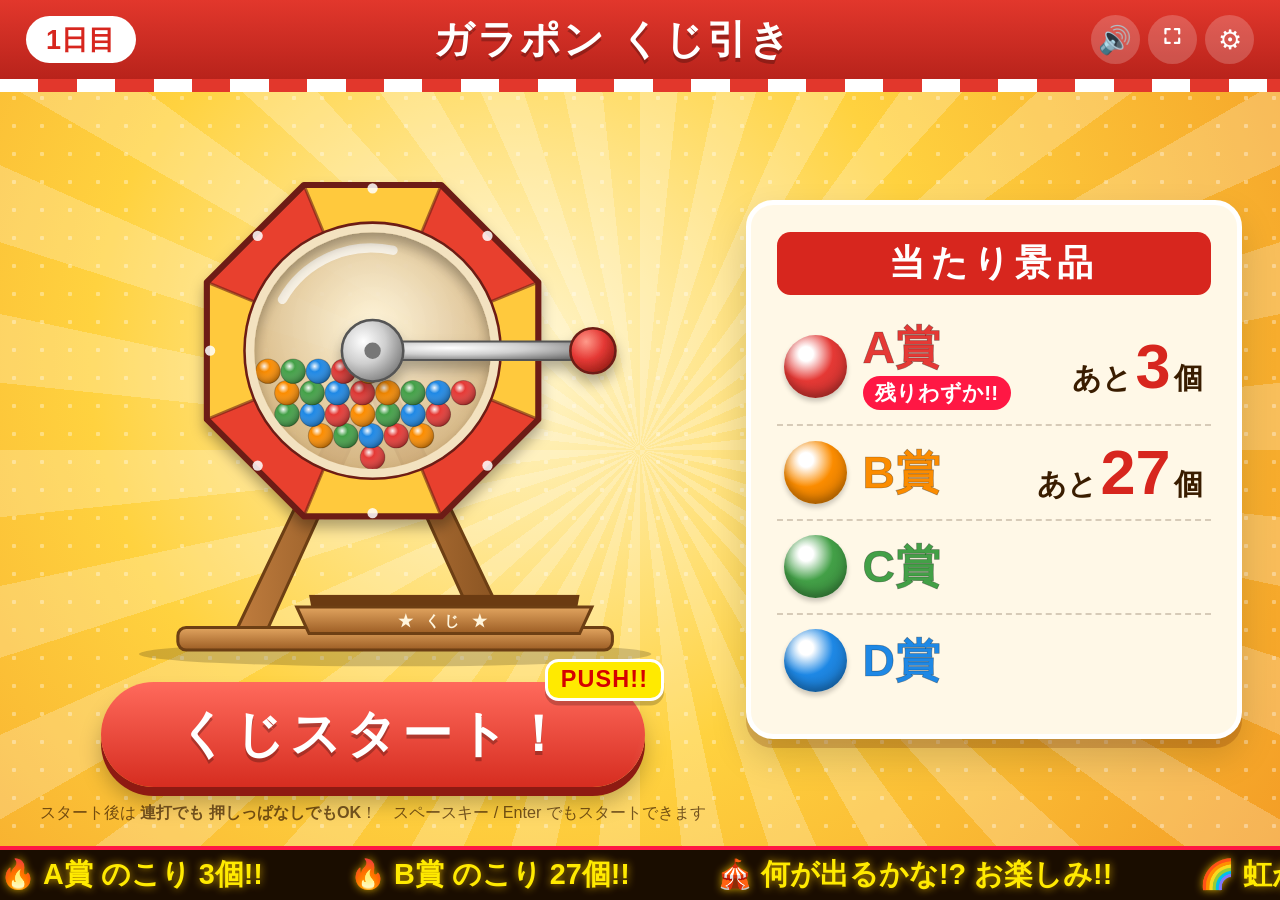
<file: index.html>
<!DOCTYPE html>
<html lang="ja">
<head>
  <meta charset="UTF-8">
  <meta name="viewport" content="width=device-width, initial-scale=1">
  <title>くじ引き</title>
  <link rel="stylesheet" href="css/style.css">
</head>
<body>
  <div class="bg-fx" aria-hidden="true">
    <div class="bg-rays"></div>
    <div id="floaters"></div>
  </div>

  <div id="app">
    <header class="topbar">
      <div class="day-badge" id="dayBadge">1日目</div>
      <h1 id="title">くじ引き</h1>
      <div class="top-actions">
        <button id="soundBtn" class="icon-btn" title="効果音 ON/OFF" aria-label="効果音">🔊</button>
        <button id="fullscreenBtn" class="icon-btn" title="全画面表示" aria-label="全画面"><svg viewBox="0 0 24 24" width="55%" height="55%" fill="none" stroke="currentColor" stroke-width="2.6" stroke-linecap="round" stroke-linejoin="round"><path d="M4 9V4h5M20 9V4h-5M4 15v5h5M20 15v5h-5"/></svg></button>
        <button id="adminBtn" class="icon-btn" title="管理メニュー" aria-label="管理メニュー">⚙</button>
      </div>
    </header>

    <main class="stage">
      <section class="machine-area">
        <div id="mash" class="mash hidden">
          <div class="mash-label" id="mashLabel">連打でパワーをためろ!!</div>
          <div class="mash-row">
            <div class="gauge"><div class="gauge-fill" id="gaugeFill"></div></div>
            <div class="mash-count" id="mashCount">0</div>
          </div>
        </div>
        <svg id="garapon" viewBox="0 0 600 540" aria-label="ガラポン"></svg>
        <button id="startBtn" class="start-btn">くじスタート！</button>
        <p class="hint">スタート後は <b>連打でも 押しっぱなしでもOK</b>！　スペースキー / Enter でもスタートできます</p>
      </section>

      <aside class="remain-panel" id="remainPanel">
        <h2 class="panel-title">当たり景品</h2>
        <ul id="remainList" class="remain-list"></ul>
        <p id="remainEmpty" class="remain-empty hidden">当たり景品がありません</p>
      </aside>
    </main>

    <div class="ticker" aria-hidden="true"><div class="ticker-track" id="ticker"></div></div>
  </div>

  <!-- 回転中の集中線・予告カットイン -->
  <div id="speedLines" class="speed-lines hidden"></div>
  <div id="blackout" class="blackout hidden"></div>
  <div id="cutin" class="cutin hidden"><div class="cutin-band"><span id="cutinText"></span></div></div>

  <!-- ガチャ風カプセル -->
  <div id="capsule" class="capsule-stage hidden">
    <div class="cap-rays" id="capRays"></div>
    <div class="stage-flash" id="capFlash"></div>
    <div class="capsule-wrap" id="capWrap"><div class="capsule r-white" id="capBall">?</div></div>
    <div class="capsule-label" id="capLabel"></div>
    <div class="capsule-hint">タップで開けろ!!</div>
  </div>

  <!-- 結果表示 -->
  <div id="result" class="overlay hidden" role="dialog" aria-live="assertive">
    <div class="rays"></div>
    <div class="flash"></div>
    <div class="result-card">
      <div class="result-rank" id="resultRank"></div>
      <div class="result-sub" id="resultSub"></div>
      <div class="result-ball"></div>
      <div class="result-name" id="resultName"></div>
      <div class="result-item" id="resultItem"></div>
      <div class="result-msg" id="resultMsg"></div>
      <div class="result-no" id="resultNo"></div>
      <div class="result-hint">画面タッチ / スペースキーで閉じる</div>
    </div>
  </div>

  <canvas id="fx"></canvas>

  <!-- パスワード入力 -->
  <div id="pinDialog" class="modal hidden">
    <form class="modal-box pin-box" id="pinForm" autocomplete="off">
      <h2>管理者パスワード</h2>
      <input type="password" id="pinInput" inputmode="numeric" autocomplete="off">
      <p class="pin-error" id="pinError"></p>
      <div class="keypad" id="keypad">
        <button type="button" data-k="1">1</button><button type="button" data-k="2">2</button><button type="button" data-k="3">3</button>
        <button type="button" data-k="4">4</button><button type="button" data-k="5">5</button><button type="button" data-k="6">6</button>
        <button type="button" data-k="7">7</button><button type="button" data-k="8">8</button><button type="button" data-k="9">9</button>
        <button type="button" data-k="clear">C</button><button type="button" data-k="0">0</button><button type="button" data-k="back">←</button>
      </div>
      <div class="row">
        <button type="button" class="btn" id="pinCancel">キャンセル</button>
        <button type="submit" class="btn primary">OK</button>
      </div>
    </form>
  </div>

  <!-- 管理メニュー -->
  <div id="admin" class="modal hidden" role="dialog">
    <div class="modal-box admin-box">
      <header class="admin-head">
        <h2>管理メニュー</h2>
        <button class="close-x" id="adminClose" aria-label="閉じる">×</button>
      </header>
      <nav class="tabs" id="adminTabs">
        <button data-tab="status">残数・状況</button>
        <button data-tab="prizes">景品設定</button>
        <button data-tab="day">日付・リセット</button>
        <button data-tab="history">履歴・集計</button>
        <button data-tab="settings">その他</button>
      </nav>
      <div class="tab-body" id="adminBody"></div>
    </div>
  </div>
  <input type="file" id="importFile" accept="application/json,.json" class="hidden">

  <div id="toast" class="toast hidden"></div>

  <script src="js/app.js"></script>
</body>
</html>
</file>
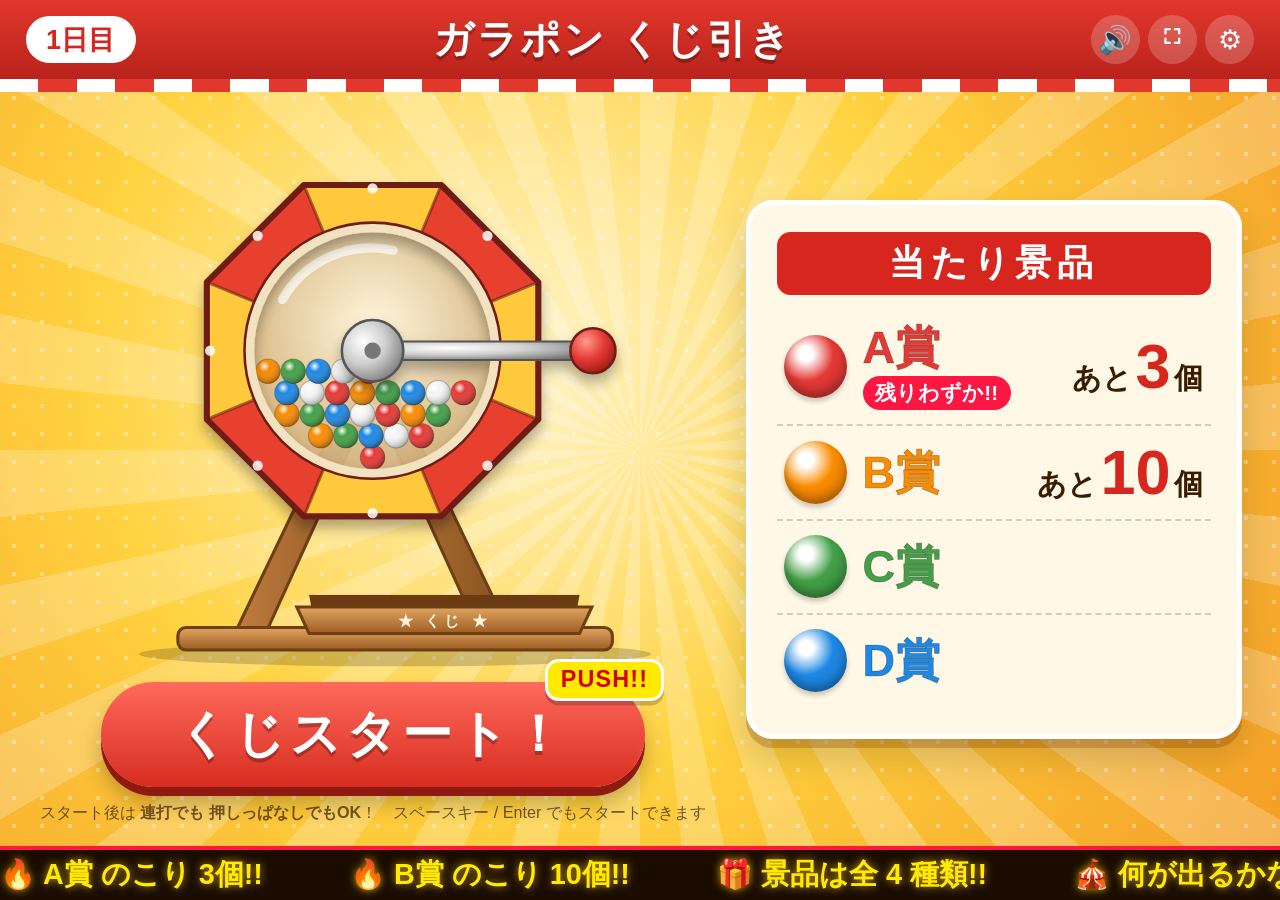
<file: docs/index.html>
<!DOCTYPE html>
<html lang="ja">
<head>
  <meta charset="UTF-8">
  <meta name="viewport" content="width=device-width, initial-scale=1">
  <title>くじ引き</title>
  <link rel="stylesheet" href="css/style.css">
</head>
<body>
  <div class="bg-fx" aria-hidden="true">
    <div class="bg-rays"></div>
    <div id="floaters"></div>
  </div>

  <div id="app">
    <header class="topbar">
      <div class="day-badge" id="dayBadge">1日目</div>
      <h1 id="title">くじ引き</h1>
      <div class="top-actions">
        <button id="soundBtn" class="icon-btn" title="効果音 ON/OFF" aria-label="効果音">🔊</button>
        <button id="fullscreenBtn" class="icon-btn" title="全画面表示" aria-label="全画面"><svg viewBox="0 0 24 24" width="55%" height="55%" fill="none" stroke="currentColor" stroke-width="2.6" stroke-linecap="round" stroke-linejoin="round"><path d="M4 9V4h5M20 9V4h-5M4 15v5h5M20 15v5h-5"/></svg></button>
        <button id="adminBtn" class="icon-btn" title="管理メニュー" aria-label="管理メニュー">⚙</button>
      </div>
    </header>

    <main class="stage">
      <section class="machine-area">
        <div id="mash" class="mash hidden">
          <div class="mash-label" id="mashLabel">連打でパワーをためろ!!</div>
          <div class="mash-row">
            <div class="gauge"><div class="gauge-fill" id="gaugeFill"></div></div>
            <div class="mash-count" id="mashCount">0</div>
          </div>
        </div>
        <svg id="garapon" viewBox="0 0 600 540" aria-label="ガラポン"></svg>
        <button id="startBtn" class="start-btn">くじスタート！</button>
        <p class="hint">スタート後は <b>連打でも 押しっぱなしでもOK</b>！　スペースキー / Enter でもスタートできます</p>
      </section>

      <aside class="remain-panel" id="remainPanel">
        <h2 class="panel-title">当たり景品</h2>
        <ul id="remainList" class="remain-list"></ul>
        <p id="remainEmpty" class="remain-empty hidden">当たりはすべて出ました！<br>ありがとうございました！</p>
      </aside>
    </main>

    <div class="ticker" aria-hidden="true"><div class="ticker-track" id="ticker"></div></div>
  </div>

  <!-- 回転中の集中線・予告カットイン -->
  <div id="speedLines" class="speed-lines hidden"></div>
  <div id="blackout" class="blackout hidden"></div>
  <div id="cutin" class="cutin hidden"><div class="cutin-band"><span id="cutinText"></span></div></div>

  <!-- ガチャ風カプセル -->
  <div id="capsule" class="capsule-stage hidden">
    <div class="cap-rays" id="capRays"></div>
    <div class="stage-flash" id="capFlash"></div>
    <div class="capsule-wrap" id="capWrap"><div class="capsule r-white" id="capBall">?</div></div>
    <div class="capsule-label" id="capLabel"></div>
    <div class="capsule-hint">タップで開けろ!!</div>
  </div>

  <!-- 結果表示 -->
  <div id="result" class="overlay hidden" role="dialog" aria-live="assertive">
    <div class="rays"></div>
    <div class="flash"></div>
    <div class="result-card">
      <div class="result-rank" id="resultRank"></div>
      <div class="result-sub" id="resultSub"></div>
      <div class="result-ball"></div>
      <div class="result-name" id="resultName"></div>
      <div class="result-item" id="resultItem"></div>
      <div class="result-msg" id="resultMsg"></div>
      <div class="result-no" id="resultNo"></div>
      <div class="result-hint">画面タッチ / スペースキーで閉じる</div>
    </div>
  </div>

  <canvas id="fx"></canvas>

  <!-- パスワード入力 -->
  <div id="pinDialog" class="modal hidden">
    <form class="modal-box pin-box" id="pinForm" autocomplete="off">
      <h2>管理者パスワード</h2>
      <input type="password" id="pinInput" inputmode="numeric" autocomplete="off">
      <p class="pin-error" id="pinError"></p>
      <div class="keypad" id="keypad">
        <button type="button" data-k="1">1</button><button type="button" data-k="2">2</button><button type="button" data-k="3">3</button>
        <button type="button" data-k="4">4</button><button type="button" data-k="5">5</button><button type="button" data-k="6">6</button>
        <button type="button" data-k="7">7</button><button type="button" data-k="8">8</button><button type="button" data-k="9">9</button>
        <button type="button" data-k="clear">C</button><button type="button" data-k="0">0</button><button type="button" data-k="back">←</button>
      </div>
      <div class="row">
        <button type="button" class="btn" id="pinCancel">キャンセル</button>
        <button type="submit" class="btn primary">OK</button>
      </div>
    </form>
  </div>

  <!-- 管理メニュー -->
  <div id="admin" class="modal hidden" role="dialog">
    <div class="modal-box admin-box">
      <header class="admin-head">
        <h2>管理メニュー</h2>
        <button class="close-x" id="adminClose" aria-label="閉じる">×</button>
      </header>
      <nav class="tabs" id="adminTabs">
        <button data-tab="status">残数・状況</button>
        <button data-tab="prizes">景品設定</button>
        <button data-tab="day">日付・リセット</button>
        <button data-tab="history">履歴・集計</button>
        <button data-tab="settings">その他</button>
      </nav>
      <div class="tab-body" id="adminBody"></div>
    </div>
  </div>
  <input type="file" id="importFile" accept="application/json,.json" class="hidden">

  <div id="toast" class="toast hidden"></div>

  <script src="js/app.js"></script>
</body>
</html>
</file>
<file: css/style.css>
:root {
  --red: #d7261e;
  --red-dark: #8e1a12;
  --potato: #ffd23f;
  --ink: #3a1d00;
  --cream: #fff8e7;
  --pc: #e53935; /* 結果表示中の賞の色 */
  font-family: "BIZ UDPGothic", "Yu Gothic UI", "Meiryo", "Hiragino Kaku Gothic ProN", "Noto Sans JP", sans-serif;
}

* { box-sizing: border-box; }

html, body {
  margin: 0;
  height: 100%;
  overflow: hidden;
  color: var(--ink);
}

body {
  background: radial-gradient(circle at 40% 40%, #fff6d0 0%, #ffd23f 45%, #f39a24 100%);
  user-select: none;
  -webkit-user-select: none;
  touch-action: manipulation;
}

body::before {
  content: "";
  position: fixed;
  inset: 0;
  pointer-events: none;
  background-image: radial-gradient(rgba(255, 255, 255, .35) 2px, transparent 2.5px);
  background-size: 28px 28px;
}

button { font-family: inherit; }
.hidden { display: none !important; }

/* ---------- メイン画面 ---------- */
#app {
  position: relative;
  z-index: 1;
  height: 100vh;
  display: flex;
  flex-direction: column;
}

#app.shake { animation: shake .6s ease-in-out 2; }

.topbar {
  position: relative;
  display: flex;
  align-items: center;
  gap: 2vw;
  padding: 1.4vh 2vw;
  color: #fff;
  background: linear-gradient(#e2372c, #b8231b);
  box-shadow: 0 .6vh 0 rgba(0, 0, 0, .15);
}

/* 紅白幕 */
.topbar::after {
  content: "";
  position: absolute;
  left: 0; right: 0; bottom: -1.4vh;
  height: 1.4vh;
  background: repeating-linear-gradient(90deg, #fff 0 3vw, #e2372c 3vw 6vw);
}

.topbar h1 {
  flex: 1;
  margin: 0;
  font-size: clamp(22px, 4.4vh, 60px);
  font-weight: 900;
  letter-spacing: .06em;
  text-align: center;
  text-shadow: 0 .4vh 0 rgba(0, 0, 0, .25);
  white-space: nowrap;
  overflow: hidden;
  text-overflow: ellipsis;
}

.day-badge {
  padding: .6vh 1.6vw;
  border-radius: 999px;
  background: #fff;
  color: var(--red);
  font-size: clamp(16px, 3vh, 40px);
  font-weight: 900;
  white-space: nowrap;
}

.top-actions { display: flex; gap: .6vw; }

.icon-btn {
  width: clamp(36px, 5.5vh, 64px);
  height: clamp(36px, 5.5vh, 64px);
  border: none;
  border-radius: 50%;
  background: rgba(255, 255, 255, .2);
  color: #fff;
  font-size: clamp(18px, 3vh, 34px);
  cursor: pointer;
}
.icon-btn:hover { background: rgba(255, 255, 255, .35); }

.stage {
  flex: 1;
  min-height: 0;
  display: grid;
  grid-template-columns: minmax(0, 1.35fr) minmax(0, 1fr);
  gap: 3vw;
  padding: 4vh 3vw 2.5vh;
}

.machine-area {
  position: relative;
  min-height: 0;
  display: flex;
  flex-direction: column;
  align-items: center;
  justify-content: center;
}

#garapon {
  flex: 1 1 auto;
  width: 100%;
  min-height: 0;
  max-height: 62vh;
  overflow: visible;
}

#drum { transform-box: view-box; transform-origin: 300px 230px; }
#ballOut.glow { filter: url(#fGlow); }

.start-btn {
  position: relative;
  margin-top: 1.5vh;
  padding: 2vh 6vw;
  border: none;
  border-radius: 999px;
  color: #fff;
  background:
    linear-gradient(110deg, transparent 40%, rgba(255, 255, 255, .6) 50%, transparent 60%) no-repeat,
    linear-gradient(#ff6a5c, #d62d20);
  background-size: 250% 100%, 100% 100%;
  box-shadow: 0 1vh 0 var(--red-dark), 0 1.8vh 2.4vh rgba(0, 0, 0, .25);
  font-size: clamp(28px, 5.6vh, 76px);
  font-weight: 900;
  letter-spacing: .1em;
  text-shadow: 0 .4vh 0 rgba(0, 0, 0, .25);
  cursor: pointer;
  animation: pulse 1.6s ease-in-out infinite, shimmer 2.4s ease-in-out infinite;
  transition: transform .08s, box-shadow .08s;
}
.start-btn::before {
  content: "PUSH!!";
  position: absolute;
  top: -2.6vh;
  right: -1.5vw;
  padding: .5vh 1vw;
  border: .4vh solid #fff;
  border-radius: 1.5vh;
  background: #ffea00;
  color: #d50000;
  font-size: clamp(14px, 2.6vh, 34px);
  letter-spacing: .05em;
  text-shadow: none;
  box-shadow: 0 .5vh 0 rgba(0, 0, 0, .2);
  animation: wiggle .5s ease-in-out infinite alternate;
}
.start-btn:disabled::before, .start-btn.mashing::before { display: none; }
.start-btn.mashing {
  background: linear-gradient(90deg, #ff1744, #ff9100, #ffea00, #00e676, #2979ff, #d500f9, #ff1744);
  background-size: 200% 100%;
  animation: rainbow .6s linear infinite, pulse .25s ease-in-out infinite;
}
.start-btn:active:not(:disabled) {
  transform: translateY(.8vh);
  box-shadow: 0 .2vh 0 var(--red-dark), 0 .6vh 1vh rgba(0, 0, 0, .25);
}
.start-btn:disabled {
  animation: none;
  cursor: default;
  filter: saturate(.5);
  opacity: .85;
}
.start-btn.sold-out {
  background: linear-gradient(#999, #666);
  box-shadow: 0 1vh 0 #444;
  font-size: clamp(20px, 4vh, 52px);
}

.hint {
  margin: 1.6vh 0 0;
  font-size: clamp(12px, 1.8vh, 22px);
  opacity: .7;
}

/* ---------- 残り表示 ---------- */
.remain-panel {
  align-self: center;
  max-height: 100%;
  min-height: 0;
  display: flex;
  flex-direction: column;
  padding: 3vh 2vw;
  border: .6vh solid #fff;
  border-radius: 3vh;
  background: var(--cream);
  box-shadow: 0 1vh 0 rgba(122, 50, 0, .25), 0 2vh 4vh rgba(0, 0, 0, .15);
  overflow: hidden;
}

.panel-title {
  margin: 0 0 1.5vh;
  padding: .8vh 0;
  border-radius: 1.5vh;
  background: var(--red);
  color: #fff;
  font-size: clamp(20px, 4vh, 52px);
  font-weight: 900;
  letter-spacing: .15em;
  text-align: center;
}

.remain-list {
  margin: 0;
  padding: 0;
  list-style: none;
  overflow-y: auto;
}

.remain-list li {
  display: flex;
  align-items: center;
  gap: 1.2vw;
  padding: 1.6vh .6vw;
  border-bottom: .3vh dashed rgba(58, 29, 0, .2);
  animation: slide-in .4s ease-out both;
}
.remain-list li:last-child { border-bottom: none; }

.ball {
  flex: none;
  width: 7vh;
  height: 7vh;
  border-radius: 50%;
  background: radial-gradient(circle at 35% 30%, #fff 0 12%, var(--c) 45%, #0005 130%);
  background-color: var(--c);
  box-shadow: inset 0 -.6vh 1vh rgba(0, 0, 0, .25), 0 .4vh .6vh rgba(0, 0, 0, .2);
}

.remain-list .info { flex: 1; min-width: 0; }
.remain-list .pname {
  font-size: clamp(22px, 5vh, 64px);
  font-weight: 900;
  line-height: 1.1;
  color: var(--c);
  -webkit-text-stroke: .08vh rgba(0, 0, 0, .35);
}
.remain-list .pitem {
  font-size: clamp(12px, 2.3vh, 30px);
  font-weight: 700;
  overflow: hidden;
  text-overflow: ellipsis;
  white-space: nowrap;
}
.remain-list .left {
  flex: none;
  font-size: clamp(16px, 3.2vh, 40px);
  font-weight: 900;
  white-space: nowrap;
}
.remain-list .left b {
  display: inline-block;
  margin: 0 .3vw;
  color: var(--red);
  font-size: clamp(28px, 7vh, 90px);
  line-height: 1;
}
.remain-list .left b.bump { animation: bump .7s ease-out; }

.hurry {
  display: inline-block;
  margin-top: .4vh;
  padding: .3vh 1vw;
  border-radius: 999px;
  background: #ff1744;
  color: #fff;
  font-size: clamp(12px, 2.3vh, 30px);
  font-weight: 900;
  animation: hurry .5s ease-in-out infinite alternate;
}
.hurry.last { background: linear-gradient(90deg, #d500f9, #ff1744); }

/* ---------- 背景・電光掲示板 ---------- */
.bg-fx {
  position: fixed;
  inset: 0;
  z-index: 0;
  overflow: hidden;
  pointer-events: none;
}
.bg-rays {
  position: absolute;
  left: 50%;
  top: 50%;
  width: 250vmax;
  height: 250vmax;
  margin: -125vmax 0 0 -125vmax;
  background: repeating-conic-gradient(rgba(255, 255, 255, .22) 0 6deg, rgba(255, 255, 255, 0) 6deg 12deg);
  will-change: transform;
  animation: spin 60s linear infinite;
}
.floater {
  position: absolute;
  bottom: -12vh;
  font-size: var(--s);
  opacity: .55;
  animation: float-up var(--d) linear var(--delay) infinite;
}

.ticker {
  flex: none;
  display: flex;
  align-items: center;
  height: 6vh;
  overflow: hidden;
  border-top: .5vh solid #ff1744;
  background: #1a0d00;
  color: #ffea00;
  font-size: clamp(16px, 3.2vh, 42px);
  font-weight: 900;
  text-shadow: 0 0 1vh rgba(255, 200, 0, .8);
}
.ticker-track {
  display: flex;
  white-space: nowrap;
  animation: ticker 30s linear infinite;
}
.ticker-track span { padding-right: 8vw; }

/* ---------- 連打ゲージ ---------- */
.mash {
  position: absolute;
  top: 0;
  left: 50%;
  z-index: 3;
  width: min(90%, 36vw);
  transform: translateX(-50%);
  text-align: center;
}
.mash-label {
  color: #fff;
  font-size: clamp(18px, 4vh, 52px);
  font-weight: 900;
  -webkit-text-stroke: .5vh #d50000;
  paint-order: stroke fill;
  animation: pulse .3s ease-in-out infinite;
}
.mash-label.max {
  background: linear-gradient(90deg, #ff1744, #ff9100, #ffea00, #00e676, #2979ff, #d500f9, #ff1744);
  background-size: 200% 100%;
  -webkit-background-clip: text;
  background-clip: text;
  color: transparent;
  -webkit-text-stroke: 0;
  filter: drop-shadow(0 .3vh 0 #000) drop-shadow(0 0 1.2vh #fff);
  animation: rainbow .5s linear infinite, pulse .3s ease-in-out infinite;
}
.mash-label small {
  display: block;
  width: max-content;
  max-width: 100%;
  margin: .9vh auto 0;
  padding: .5vh 1.4vw;
  border-radius: 999px;
  background: #ffea00;
  color: #d50000;
  font-size: .62em;
  font-weight: 900;
  -webkit-text-stroke: 0;
  box-shadow: 0 .45vh 0 rgba(0, 0, 0, .22);
  animation: pulse 1.1s ease-in-out infinite;
}
.mash-row {
  display: flex;
  align-items: center;
  gap: 1vw;
  margin-top: .8vh;
}
.gauge {
  flex: 1;
  height: 3.6vh;
  overflow: hidden;
  border: .5vh solid #fff;
  border-radius: 999px;
  background: rgba(0, 0, 0, .55);
  box-shadow: 0 .5vh 1vh rgba(0, 0, 0, .3);
}
.gauge-fill {
  width: 0;
  height: 100%;
  background: linear-gradient(90deg, #ffea00, #ff9100, #ff1744);
  transition: width .12s ease-out;
}
.mash.max .gauge-fill {
  background: linear-gradient(90deg, #ff1744, #ff9100, #ffea00, #00e676, #2979ff, #d500f9, #ff1744);
  background-size: 200% 100%;
  animation: rainbow .5s linear infinite;
}
.mash-count {
  flex: none;
  min-width: 3.2em;
  color: #ffea00;
  font-size: clamp(18px, 4.4vh, 60px);
  line-height: 1;
  text-align: left;
  font-weight: 900;
  -webkit-text-stroke: .5vh #3a1d00;
  paint-order: stroke fill;
}
.mash-count.pop { animation: bump .25s ease-out; }

/* ---------- 集中線・予告 ---------- */
.speed-lines {
  position: fixed;
  inset: 0;
  z-index: 40;
  pointer-events: none;
  -webkit-mask: radial-gradient(circle at 30% 50%, transparent 20vmax, #000 60vmax);
  mask: radial-gradient(circle at 30% 50%, transparent 20vmax, #000 60vmax);
}
.speed-lines::before, .speed-lines::after {
  content: "";
  position: absolute;
  inset: 0;
  background: repeating-conic-gradient(from 0deg at 30% 50%, rgba(255, 255, 255, 0) 0 2.2deg, rgba(255, 255, 255, .8) 2.2deg 2.8deg, rgba(255, 255, 255, 0) 2.8deg 7deg);
  animation: lines .16s steps(1) infinite;
}
.speed-lines::after {
  background: repeating-conic-gradient(from 3.5deg at 30% 50%, rgba(255, 255, 255, 0) 0 2.2deg, rgba(255, 255, 255, .8) 2.2deg 2.8deg, rgba(255, 255, 255, 0) 2.8deg 7deg);
  animation-delay: .08s;
}

#garapon.glow-hot { animation: hot-glow .5s ease-in-out infinite alternate; }
#garapon.glow-gold { animation: gold-glow .4s ease-in-out infinite alternate; }

/* 連打の節目で飛び出す文字 */
.pop-text {
  position: fixed;
  z-index: 46;
  color: #fff;
  font-size: clamp(32px, 9vh, 120px);
  font-weight: 900;
  white-space: nowrap;
  -webkit-text-stroke: .6vh var(--c, #d50000);
  paint-order: stroke fill;
  pointer-events: none;
  transform: translate(-50%, -50%);
  animation: pop-text 1s ease-out forwards;
}

.max-flash {
  position: fixed;
  inset: 0;
  z-index: 39;
  background: radial-gradient(circle at 30% 50%, rgba(255, 234, 0, .7), rgba(255, 234, 0, 0) 60%);
  pointer-events: none;
  animation: flash .6s ease-out forwards;
}

/* 完売した賞：行は残し、在庫数の代わりに「完売!!」を出す */
.remain-list li.soldout .ball, .remain-list li.soldout .info { filter: grayscale(1); opacity: .45; }
.remain-list .remain-sold {
  flex: none;
  padding: .3vh 1.2vw;
  border: .4vh solid #d50000;
  border-radius: 999px;
  color: #d50000;
  background: rgba(255, 255, 255, .9);
  font-size: clamp(14px, 2.6vh, 34px);
  font-weight: 900;
  letter-spacing: .08em;
  white-space: nowrap;
}
/* 完売した瞬間のハンコ演出（1回だけ・行は消さない） */
.remain-list li.stamping { position: relative; }
.remain-list li.stamping::after {
  content: "完売!!";
  position: absolute;
  top: 50%;
  left: 50%;
  padding: .4vh 2vw;
  border: .7vh solid #d50000;
  border-radius: 1.5vh;
  color: #d50000;
  background: rgba(255, 255, 255, .85);
  font-size: clamp(22px, 5.5vh, 72px);
  font-weight: 900;
  letter-spacing: .1em;
  animation: stamp .45s cubic-bezier(.3, 1.6, .5, 1) .2s both;
}
/* 再描画でハンコを押し直さないように、2回目以降はアニメーションなしで最終状態を出す */
.remain-list li.stamping.done::after { animation: none; opacity: 1; transform: translate(-50%, -50%) rotate(-12deg); }
#garapon.glow-rainbow { animation: hue 1s linear infinite; }

.blackout {
  position: fixed;
  inset: 0;
  z-index: 43;
  background: #000;
  pointer-events: none;
  animation: blackout .6s ease-in-out both;
}

.cutin {
  position: fixed;
  inset: 0;
  z-index: 44;
  display: flex;
  align-items: center;
  justify-content: center;
  overflow: hidden;
  pointer-events: none;
}
.cutin-band {
  width: 160vw;
  padding: 2.5vh 0;
  text-align: center;
  box-shadow: 0 0 0 .8vh #fff, 0 2vh 4vh rgba(0, 0, 0, .4);
  animation: band-in 1.05s cubic-bezier(.2, .9, .3, 1) both;
}
.cutin-band span {
  display: inline-block;
  color: #fff;
  font-size: clamp(56px, 16vh, 210px);
  font-weight: 900;
  letter-spacing: .08em;
  -webkit-text-stroke: .6vh #000;
  paint-order: stroke fill;
  animation: text-slam 1.05s ease-out both;
}
.cutin.chance .cutin-band { background: linear-gradient(90deg, #0d47a1, #42a5f5 50%, #0d47a1); }
.cutin.hot .cutin-band { background: linear-gradient(90deg, #7f0000, #ff1744 50%, #7f0000); }
.cutin.hot span { color: #ffea00; }
.cutin.rainbow .cutin-band {
  background: linear-gradient(90deg, #ff1744, #ff9100, #ffea00, #00e676, #2979ff, #d500f9, #ff1744);
  background-size: 200% 100%;
  animation: band-in 1.05s cubic-bezier(.2, .9, .3, 1) both, rainbow .6s linear infinite;
}

/* ---------- ガチャ風カプセル ---------- */
.capsule-stage {
  position: fixed;
  inset: 0;
  z-index: 45;
  display: flex;
  flex-direction: column;
  align-items: center;
  justify-content: center;
  background: radial-gradient(circle, rgba(40, 20, 0, .55), rgba(0, 0, 0, .88));
  cursor: pointer;
}
.cap-rays {
  position: absolute;
  left: 50%;
  top: 50%;
  width: 170vmax;
  height: 170vmax;
  margin: -85vmax 0 0 -85vmax;
  opacity: 0;
  pointer-events: none;
  will-change: transform;
  transition: opacity .3s;
  animation: spin 10s linear infinite;
  -webkit-mask: radial-gradient(circle, #000 10%, transparent 45%);
  mask: radial-gradient(circle, #000 10%, transparent 45%);
}
.cap-rays.r-blue { opacity: 1; background: repeating-conic-gradient(rgba(80, 170, 255, .75) 0 6deg, transparent 6deg 15deg); }
.cap-rays.r-gold { opacity: 1; background: repeating-conic-gradient(rgba(255, 215, 0, .9) 0 6deg, transparent 6deg 12deg); animation-duration: 6s; }
.cap-rays.r-rainbow {
  opacity: 1;
  background: repeating-conic-gradient(#ff1744 0 5deg, transparent 5deg 10deg, #ffea00 10deg 15deg, transparent 15deg 20deg, #00e676 20deg 25deg, transparent 25deg 30deg, #2979ff 30deg 35deg, transparent 35deg 40deg, #d500f9 40deg 45deg, transparent 45deg 50deg);
  animation-duration: 3s;
}
.stage-flash {
  position: absolute;
  inset: 0;
  background: #fff;
  opacity: 0;
  pointer-events: none;
}
.stage-flash.on { animation: flash .5s ease-out forwards; }
.capsule-wrap { animation: cap-in .5s cubic-bezier(.2, 1.6, .4, 1) both; }
.capsule-wrap.shake { animation: cap-shake .45s ease-in-out; }
.capsule-wrap.burst { animation: cap-burst .4s ease-out forwards; }
.capsule {
  position: relative;
  display: flex;
  align-items: center;
  justify-content: center;
  width: 36vh;
  height: 36vh;
  border-radius: 50%;
  background: radial-gradient(circle at 35% 30%, #fff 0 10%, var(--cap) 50%, #0007 130%);
  background-color: var(--cap);
  color: rgba(255, 255, 255, .95);
  font-size: 20vh;
  font-weight: 900;
  text-shadow: 0 .6vh 1vh rgba(0, 0, 0, .35);
  box-shadow: 0 0 6vh 2vh var(--glow), 0 0 16vh 6vh var(--glow2), inset 0 -2vh 3vh rgba(0, 0, 0, .25);
  transition: background-color .25s, box-shadow .35s;
}
.capsule::after {
  content: "";
  position: absolute;
  left: 0;
  right: 0;
  top: 50%;
  height: 1.4vh;
  background: rgba(0, 0, 0, .25);
  transform: translateY(-50%);
}
.capsule.r-white { --cap: #e8e8e8; --glow: rgba(255, 255, 255, .5); --glow2: rgba(255, 255, 255, 0); }
.capsule.r-blue { --cap: #2979ff; --glow: rgba(80, 170, 255, .95); --glow2: rgba(40, 120, 255, .45); }
.capsule.r-gold { --cap: #ffb300; --glow: rgba(255, 220, 0, 1); --glow2: rgba(255, 170, 0, .6); }
.capsule.r-rainbow { --cap: #ff4081; --glow: rgba(255, 255, 255, 1); --glow2: rgba(255, 64, 129, .8); animation: hue .7s linear infinite; }
.capsule-label {
  min-height: 1.3em;
  margin-top: 5vh;
  color: #fff;
  font-size: clamp(36px, 9vh, 120px);
  font-weight: 900;
  -webkit-text-stroke: .6vh #000;
  paint-order: stroke fill;
}
.capsule-label.pop { animation: text-slam .7s ease-out both; }
.capsule-label.l-blue { color: #82b1ff; }
.capsule-label.l-gold { color: #ffd740; }
.capsule-label.l-rainbow {
  background: linear-gradient(90deg, #ff1744, #ff9100, #ffea00, #00e676, #2979ff, #d500f9, #ff1744);
  background-size: 200% 100%;
  -webkit-background-clip: text;
  background-clip: text;
  color: transparent;
  -webkit-text-stroke: 0;
  filter: drop-shadow(0 .4vh 0 #000) drop-shadow(0 0 2vh #fff);
  animation: text-slam .7s ease-out both, rainbow .6s linear infinite;
}
.capsule-hint {
  position: absolute;
  bottom: 6vh;
  color: #fff;
  font-size: clamp(16px, 3.4vh, 44px);
  font-weight: 900;
  opacity: .85;
  animation: pulse .6s ease-in-out infinite;
}

.remain-empty {
  margin: 2vh 0;
  font-size: clamp(18px, 3.4vh, 44px);
  font-weight: 900;
  text-align: center;
}

/* ---------- 結果表示 ---------- */
.overlay {
  position: fixed;
  inset: 0;
  z-index: 50;
  display: flex;
  align-items: center;
  justify-content: center;
  overflow: hidden;
  background: rgba(20, 10, 0, .65);
  cursor: pointer;
}

.rays, .flash { display: none; position: absolute; pointer-events: none; }

.rays {
  width: 250vmax;
  height: 250vmax;
  left: 50%;
  top: 50%;
  margin: -125vmax 0 0 -125vmax;
  background: repeating-conic-gradient(from 0deg, rgba(255, 230, 120, .45) 0 7.5deg, rgba(255, 230, 120, 0) 7.5deg 15deg);
  animation: spin 14s linear infinite;
}

.flash {
  inset: 0;
  background: #fff;
  animation: flash 1.2s ease-out forwards;
}

.result-card {
  position: relative;
  min-width: 52vw;
  max-width: 90vw;
  max-height: 96vh;
  padding: 3vh 5vw 2.5vh;
  border: 1.2vh solid var(--pc);
  border-radius: 5vh;
  background: #fff;
  text-align: center;
  box-shadow: 0 0 0 1vh #fff, 0 3vh 6vh rgba(0, 0, 0, .45);
  animation: pop-in .6s cubic-bezier(.2, 1.6, .4, 1) both;
}

.result-sub { font-size: clamp(24px, 6vh, 80px); font-weight: 900; }

.result-ball {
  width: 14vh;
  height: 14vh;
  margin: 1.5vh auto;
  border-radius: 50%;
  background: radial-gradient(circle at 35% 30%, #fff 0 12%, var(--pc) 45%, #0006 130%);
  background-color: var(--pc);
  box-shadow: inset 0 -1vh 1.6vh rgba(0, 0, 0, .25), 0 1vh 2vh rgba(0, 0, 0, .25);
  animation: ball-drop .7s cubic-bezier(.3, 1.6, .5, 1) .15s both;
}

.result-name {
  color: var(--pc);
  font-size: clamp(60px, 20vh, 260px);
  font-weight: 900;
  line-height: 1.05;
  text-shadow: 0 .8vh 0 rgba(0, 0, 0, .15);
  -webkit-text-stroke: .3vh #fff;
  paint-order: stroke fill;
}

.result-item {
  margin-top: 1vh;
  font-size: clamp(20px, 5.4vh, 72px);
  font-weight: 900;
}
.result-item:empty, .result-msg:empty { display: none; }

.result-msg {
  margin-top: 1vh;
  font-size: clamp(16px, 3.4vh, 44px);
  font-weight: 700;
}

.result-no {
  display: inline-block;
  margin-top: 1.5vh;
  padding: .4vh 1.6vw;
  border-radius: 999px;
  background: rgba(58, 29, 0, .08);
  font-size: clamp(12px, 2.2vh, 28px);
  font-weight: 700;
}
.result-no:empty { display: none; }
.result-no b { color: var(--red); font-size: 1.3em; }

.result-hint {
  margin-top: 2vh;
  font-size: clamp(12px, 1.8vh, 22px);
  opacity: 0;
  animation: fade-in-half .4s ease-out 1.2s forwards;
}

/* A賞：超ハデ */
.effect-jackpot {
  background: radial-gradient(circle, #ff9a00 0%, #c2185b 60%, #4a0072 100%);
}
.effect-jackpot .rays, .effect-jackpot .flash { display: block; }
.effect-jackpot .result-card {
  background: linear-gradient(160deg, #fffbe0, #ffe27a 50%, #ffc400);
  border-color: #fff;
  box-shadow: 0 0 0 1.2vh #ffb300, 0 0 8vh 3vh rgba(255, 230, 0, .8), 0 3vh 6vh rgba(0, 0, 0, .45);
  animation: pop-in .8s cubic-bezier(.2, 1.6, .4, 1) both, wobble 1.4s ease-in-out .8s infinite;
}
.effect-jackpot .result-sub {
  color: #c2185b;
  animation: pulse .5s ease-in-out infinite;
}
.effect-jackpot .result-name {
  filter: drop-shadow(0 .5vh 0 #7a2e00) drop-shadow(0 0 2vh rgba(255, 255, 255, .9));
  font-size: clamp(70px, 22vh, 290px);
}
.effect-jackpot .result-ball { width: 10vh; height: 10vh; margin: 1vh auto; }
.effect-jackpot .result-name span {
  background: linear-gradient(90deg, #ff1744, #ff9100, #ffea00, #00e676, #2979ff, #d500f9, #ff1744);
  background-size: 200% 100%;
  -webkit-background-clip: text;
  background-clip: text;
  color: transparent;
  -webkit-text-stroke: 0;
  animation:
    letter-in .5s cubic-bezier(.2, 1.8, .4, 1) calc(.2s + var(--i) * .1s) both,
    letter-bounce 1s ease-in-out calc(1s + var(--i) * .12s) infinite,
    rainbow 1.2s linear infinite;
}

/* 賞の名前：1文字ずつドンッ → ぴょんぴょん */
.result-name span {
  display: inline-block;
  animation:
    letter-in .5s cubic-bezier(.2, 1.8, .4, 1) calc(.2s + var(--i) * .1s) both,
    letter-bounce 1.2s ease-in-out calc(1s + var(--i) * .12s) infinite;
}
.effect-lose .result-name span { animation: letter-in .5s ease-out calc(.2s + var(--i) * .1s) both; }

.result-rank {
  display: inline-block;
  margin-bottom: 1vh;
  padding: .6vh 3vw;
  border-radius: 999px;
  color: #fff;
  font-size: clamp(20px, 4.6vh, 60px);
  font-weight: 900;
  letter-spacing: .1em;
  animation: text-slam .7s ease-out both;
}
.result-rank:empty { display: none; }
.effect-jackpot .result-rank {
  background: linear-gradient(90deg, #ff1744, #ff9100, #ffea00, #00e676, #2979ff, #d500f9, #ff1744);
  background-size: 200% 100%;
  text-shadow: 0 .3vh 0 rgba(0, 0, 0, .5);
  animation: text-slam .7s ease-out both, rainbow 1s linear infinite;
}
.effect-big .result-rank { background: linear-gradient(#ffd54f, #ff8f00); text-shadow: 0 .3vh 0 rgba(0, 0, 0, .35); }
.effect-normal .result-rank { background: linear-gradient(#64b5f6, #1565c0); }

/* B賞：ハデ */
.effect-big { background: radial-gradient(circle, rgba(255, 200, 60, .85) 0%, rgba(120, 40, 0, .85) 100%); }
.effect-big .rays { display: block; opacity: .7; }

/* C賞・D賞 */
.effect-normal { background: radial-gradient(circle, rgba(120, 190, 255, .75) 0%, rgba(10, 40, 90, .85) 100%); }
.effect-normal .rays { display: block; opacity: .35; }

/* ハズレ：ズコーッ */
.effect-lose { background: rgba(40, 40, 60, .7); }
.effect-lose .result-card { animation: lose-drop .9s cubic-bezier(.3, 1.4, .5, 1) both; }
.effect-lose .result-name { font-size: clamp(48px, 13vh, 170px); }

/* ---------- 紙吹雪 ---------- */
#fx {
  position: fixed;
  inset: 0;
  z-index: 60;
  width: 100%;
  height: 100%;
  pointer-events: none;
}

/* ---------- 管理画面 ---------- */
.modal {
  position: fixed;
  inset: 0;
  z-index: 100;
  display: flex;
  align-items: center;
  justify-content: center;
  background: rgba(0, 0, 0, .55);
}

.modal-box {
  max-height: 92vh;
  overflow: auto;
  padding: 24px 28px;
  border-radius: 16px;
  background: #fff;
  box-shadow: 0 20px 60px rgba(0, 0, 0, .4);
  font-size: 16px;
  user-select: text;
  -webkit-user-select: text;
}
.modal-box h2 { margin: 0 0 12px; font-size: 22px; }
.modal-box h3 { margin: 24px 0 8px; font-size: 18px; }

.pin-box { width: 340px; text-align: center; }
.pin-box input {
  width: 100%;
  padding: 10px;
  border: 2px solid #ccc;
  border-radius: 8px;
  font-size: 28px;
  letter-spacing: .3em;
  text-align: center;
}
.pin-error { min-height: 1.4em; margin: 6px 0; color: var(--red); font-weight: 700; }

.keypad {
  display: grid;
  grid-template-columns: repeat(3, 1fr);
  gap: 8px;
  margin-bottom: 14px;
}
.keypad button {
  padding: 14px 0;
  border: 1px solid #ddd;
  border-radius: 10px;
  background: #f6f6f6;
  font-size: 22px;
  font-weight: 700;
  cursor: pointer;
}
.keypad button:active { background: #e0e0e0; }

.row { display: flex; gap: 10px; justify-content: center; }

.admin-box { width: min(1180px, 96vw); padding: 0; }
.admin-head {
  position: sticky;
  top: 0;
  z-index: 2;
  display: flex;
  align-items: center;
  justify-content: space-between;
  padding: 16px 24px;
  background: #3a1d00;
  color: #fff;
}
.admin-head h2 { margin: 0; }
.close-x {
  border: none;
  background: none;
  color: #fff;
  font-size: 32px;
  line-height: 1;
  cursor: pointer;
}

.tabs {
  position: sticky;
  top: 66px;
  z-index: 2;
  display: flex;
  gap: 4px;
  padding: 8px 16px 0;
  background: #f3ece1;
  border-bottom: 2px solid #d9c9b0;
}
.tabs button {
  padding: 10px 18px;
  border: none;
  border-radius: 10px 10px 0 0;
  background: transparent;
  font-size: 16px;
  font-weight: 700;
  cursor: pointer;
}
.tabs button.active { background: #fff; color: var(--red); box-shadow: 0 2px 0 #fff; }

.tab-body { padding: 20px 24px 28px; }

.lead { margin: 0 0 14px; font-size: 17px; }
.note { margin: 10px 0; color: #666; font-size: 14px; line-height: 1.6; }

.tbl-wrap { overflow-x: auto; }
.tbl { width: 100%; border-collapse: collapse; }
.tbl th, .tbl td { padding: 8px 10px; border-bottom: 1px solid #eee; text-align: left; vertical-align: middle; }
.tbl th { background: #faf6ef; font-size: 14px; white-space: nowrap; }
.tbl tfoot td { font-weight: 700; border-top: 2px solid #ddd; }
.tbl .num { text-align: right; font-variant-numeric: tabular-nums; }
.tbl .strong { font-size: 22px; font-weight: 900; }
.tbl .zero { color: #bbb; }
.tbl .muted { color: #777; }
.tbl .center { text-align: center; }
.tbl .nowrap { white-space: nowrap; }
.tbl input[type="text"], .tbl input[type="number"], .tbl select, .form select, .form input[type="text"], .form input[type="number"], .form input[type="password"] {
  padding: 6px 8px;
  border: 1px solid #ccc;
  border-radius: 6px;
  font-size: 15px;
  font-family: inherit;
}
.tbl input[type="checkbox"], .form input[type="checkbox"] { width: 20px; height: 20px; }
.tbl input[type="color"] { width: 44px; height: 32px; padding: 0; border: none; background: none; }
.w-name { width: 90px; }
.w-item { width: 100%; min-width: 180px; }
.w-num { width: 72px; }
.rem-input { width: 72px; text-align: right; }

.dot {
  display: inline-block;
  width: 16px;
  height: 16px;
  margin-right: 8px;
  border-radius: 50%;
  vertical-align: -2px;
}

.adj { white-space: nowrap; }
.adj > * { margin-right: 4px; }

.actions { display: flex; flex-wrap: wrap; gap: 10px; align-items: center; margin-top: 16px; }
.spacer { flex: 1; }

.btn {
  padding: 9px 16px;
  border: 1px solid #ccc;
  border-radius: 8px;
  background: #fff;
  font-size: 15px;
  font-weight: 700;
  cursor: pointer;
}
.btn:hover:not(:disabled) { background: #f5f5f5; }
.btn:disabled { opacity: .45; cursor: default; }
.btn.sm { padding: 5px 10px; font-size: 14px; }
.btn.big { padding: 14px 28px; font-size: 18px; }
.btn.primary { border-color: var(--red); background: var(--red); color: #fff; }
.btn.primary:hover:not(:disabled) { background: #b81f18; }
.btn.warn { border-color: #e6a100; background: #fff6dc; }
.btn.danger { border-color: #c62828; color: #c62828; }

.day-now { font-size: 22px; }
.day-now b { font-size: 36px; color: var(--red); }

.form { display: grid; grid-template-columns: 180px 1fr; gap: 12px 16px; align-items: center; max-width: 720px; }
.form label { font-weight: 700; }
.form input[type="text"] { width: 100%; }

.hist-list {
  max-height: 300px;
  overflow-y: auto;
  margin: 0;
  padding: 0;
  border: 1px solid #eee;
  border-radius: 8px;
  list-style: none;
  font-variant-numeric: tabular-nums;
}
.hist-list li { padding: 6px 12px; border-bottom: 1px solid #f3f3f3; }
.hist-list li:nth-child(odd) { background: #fcfaf6; }

hr { margin: 24px 0; border: none; border-top: 1px solid #eee; }

.toast {
  position: fixed;
  left: 50%;
  bottom: 5vh;
  z-index: 200;
  padding: 12px 24px;
  border-radius: 999px;
  background: rgba(30, 20, 10, .9);
  color: #fff;
  font-size: 18px;
  font-weight: 700;
  transform: translateX(-50%);
  animation: toast-in .25s ease-out;
}

/* ---------- アニメーション ---------- */
@keyframes pulse { 0%, 100% { transform: scale(1); } 50% { transform: scale(1.05); } }
@keyframes spin { to { transform: rotate(360deg); } }
@keyframes flash { 0% { opacity: 1; } 100% { opacity: 0; } }
@keyframes pop-in { 0% { transform: scale(.2); opacity: 0; } 100% { transform: scale(1); opacity: 1; } }
@keyframes wobble { 0%, 100% { transform: rotate(-2deg) scale(1); } 50% { transform: rotate(2deg) scale(1.04); } }
@keyframes blink { 0% { opacity: 1; } 100% { opacity: .35; } }
@keyframes rainbow { to { background-position: 200% 0; } }
@keyframes ball-drop { 0% { transform: translateY(-30vh) scale(.5); opacity: 0; } 100% { transform: none; opacity: 1; } }
@keyframes slide-in { from { transform: translateX(20px); opacity: 0; } to { transform: none; opacity: 1; } }
@keyframes bump { 0% { transform: scale(1.8); color: #ff9100; } 100% { transform: scale(1); } }
@keyframes toast-in { from { transform: translate(-50%, 20px); opacity: 0; } }
@keyframes gold-glow { from { filter: drop-shadow(0 0 1vh #ffd600); } to { filter: drop-shadow(0 0 4vh #ffd600) drop-shadow(0 0 1.5vh #fff); } }
@keyframes pop-text {
  0% { transform: translate(-50%, -50%) scale(.3) rotate(-10deg); opacity: 0; }
  20% { transform: translate(-50%, -50%) scale(1.15) rotate(3deg); opacity: 1; }
  35% { transform: translate(-50%, -50%) scale(1) rotate(0); }
  100% { transform: translate(-50%, -140%) scale(1); opacity: 0; }
}
@keyframes stamp { 0% { transform: translate(-50%, -50%) scale(3) rotate(-25deg); opacity: 0; } 100% { transform: translate(-50%, -50%) scale(1) rotate(-12deg); opacity: 1; } }
@keyframes fade-in-half { to { opacity: .5; } }
@keyframes lose-drop {
  0% { transform: translateY(-60vh) rotate(0); opacity: 0; }
  60% { transform: translateY(2vh) rotate(0); opacity: 1; }
  80% { transform: translateY(0) rotate(-5deg); }
  100% { transform: translateY(1vh) rotate(-3deg); }
}
@keyframes shimmer { 0%, 30% { background-position: 150% 0, 0 0; } 100% { background-position: -150% 0, 0 0; } }
@keyframes wiggle { from { transform: rotate(6deg) scale(1); } to { transform: rotate(14deg) scale(1.12); } }
@keyframes hurry { from { transform: scale(1); } to { transform: scale(1.12); } }
@keyframes float-up { from { transform: translateY(0) rotate(0); } to { transform: translateY(-125vh) rotate(360deg); } }
@keyframes ticker { to { transform: translateX(-50%); } }
@keyframes lines { 0% { opacity: 1; } 50% { opacity: 0; } }
@keyframes hue { from { filter: hue-rotate(0) drop-shadow(0 0 2vh #fff); } to { filter: hue-rotate(360deg) drop-shadow(0 0 2vh #fff); } }
@keyframes hot-glow { from { filter: drop-shadow(0 0 1vh #ff1744); } to { filter: drop-shadow(0 0 4vh #ff1744) drop-shadow(0 0 2vh #ffea00); } }
@keyframes blackout { 0% { opacity: 0; } 25%, 70% { opacity: 1; } 100% { opacity: 0; } }
@keyframes band-in {
  0% { transform: rotate(-7deg) translateX(110vw) scaleY(.3); }
  18% { transform: rotate(-7deg) translateX(0) scaleY(1); }
  82% { transform: rotate(-7deg) translateX(0) scaleY(1); opacity: 1; }
  100% { transform: rotate(-7deg) translateX(-110vw) scaleY(.6); opacity: 0; }
}
@keyframes text-slam { 0% { transform: scale(2.6); opacity: 0; } 25% { transform: scale(.92); opacity: 1; } 40%, 100% { transform: scale(1); opacity: 1; } }
@keyframes letter-in { 0% { transform: scale(3) rotate(-25deg); opacity: 0; } 100% { transform: none; opacity: 1; } }
@keyframes letter-bounce { 0%, 100% { transform: translateY(0); } 40% { transform: translateY(-3.5vh) scale(1.05); } 60% { transform: translateY(0) scaleY(.92); } }
@keyframes cap-in { 0% { transform: translateY(40vh) scale(.1); } 100% { transform: none; } }
@keyframes cap-shake {
  0%, 100% { transform: rotate(0); }
  20% { transform: rotate(-16deg) translateX(-2vh); }
  45% { transform: rotate(13deg) translateX(1.6vh); }
  70% { transform: rotate(-8deg); }
  85% { transform: rotate(4deg); }
}
@keyframes cap-burst { 0% { transform: scale(1); opacity: 1; } 40% { transform: scale(.85); opacity: 1; } 100% { transform: scale(2.4); opacity: 0; } }
@keyframes shake {
  0%, 100% { transform: translate(0, 0); }
  20% { transform: translate(-1.2vw, .6vh); }
  40% { transform: translate(1vw, -.8vh); }
  60% { transform: translate(-.8vw, -.4vh); }
  80% { transform: translate(.6vw, .6vh); }
}

@media (max-aspect-ratio: 1/1) {
  .stage { grid-template-columns: 1fr; grid-template-rows: auto auto; overflow-y: auto; }
}
</file>
<file: docs/css/style.css>
:root {
  --red: #d7261e;
  --red-dark: #8e1a12;
  --potato: #ffd23f;
  --ink: #3a1d00;
  --cream: #fff8e7;
  --pc: #e53935; /* 結果表示中の賞の色 */
  font-family: "BIZ UDPGothic", "Yu Gothic UI", "Meiryo", "Hiragino Kaku Gothic ProN", "Noto Sans JP", sans-serif;
}

* { box-sizing: border-box; }

html, body {
  margin: 0;
  height: 100%;
  overflow: hidden;
  color: var(--ink);
}

body {
  background: radial-gradient(circle at 40% 40%, #fff6d0 0%, #ffd23f 45%, #f39a24 100%);
  user-select: none;
  -webkit-user-select: none;
  touch-action: manipulation;
}

body::before {
  content: "";
  position: fixed;
  inset: 0;
  pointer-events: none;
  background-image: radial-gradient(rgba(255, 255, 255, .35) 2px, transparent 2.5px);
  background-size: 28px 28px;
}

button { font-family: inherit; }
.hidden { display: none !important; }

/* ---------- メイン画面 ---------- */
#app {
  position: relative;
  z-index: 1;
  height: 100vh;
  display: flex;
  flex-direction: column;
}

#app.shake { animation: shake .6s ease-in-out 2; }

.topbar {
  position: relative;
  display: flex;
  align-items: center;
  gap: 2vw;
  padding: 1.4vh 2vw;
  color: #fff;
  background: linear-gradient(#e2372c, #b8231b);
  box-shadow: 0 .6vh 0 rgba(0, 0, 0, .15);
}

/* 紅白幕 */
.topbar::after {
  content: "";
  position: absolute;
  left: 0; right: 0; bottom: -1.4vh;
  height: 1.4vh;
  background: repeating-linear-gradient(90deg, #fff 0 3vw, #e2372c 3vw 6vw);
}

.topbar h1 {
  flex: 1;
  margin: 0;
  font-size: clamp(22px, 4.4vh, 60px);
  font-weight: 900;
  letter-spacing: .06em;
  text-align: center;
  text-shadow: 0 .4vh 0 rgba(0, 0, 0, .25);
  white-space: nowrap;
  overflow: hidden;
  text-overflow: ellipsis;
}

.day-badge {
  padding: .6vh 1.6vw;
  border-radius: 999px;
  background: #fff;
  color: var(--red);
  font-size: clamp(16px, 3vh, 40px);
  font-weight: 900;
  white-space: nowrap;
}

.top-actions { display: flex; gap: .6vw; }

.icon-btn {
  width: clamp(36px, 5.5vh, 64px);
  height: clamp(36px, 5.5vh, 64px);
  border: none;
  border-radius: 50%;
  background: rgba(255, 255, 255, .2);
  color: #fff;
  font-size: clamp(18px, 3vh, 34px);
  cursor: pointer;
}
.icon-btn:hover { background: rgba(255, 255, 255, .35); }

.stage {
  flex: 1;
  min-height: 0;
  display: grid;
  grid-template-columns: minmax(0, 1.35fr) minmax(0, 1fr);
  gap: 3vw;
  padding: 4vh 3vw 2.5vh;
}

.machine-area {
  position: relative;
  min-height: 0;
  display: flex;
  flex-direction: column;
  align-items: center;
  justify-content: center;
}

#garapon {
  flex: 1 1 auto;
  width: 100%;
  min-height: 0;
  max-height: 62vh;
  overflow: visible;
}

#drum { transform-box: view-box; transform-origin: 300px 230px; }
#ballOut.glow { filter: url(#fGlow); }

.start-btn {
  position: relative;
  margin-top: 1.5vh;
  padding: 2vh 6vw;
  border: none;
  border-radius: 999px;
  color: #fff;
  background:
    linear-gradient(110deg, transparent 40%, rgba(255, 255, 255, .6) 50%, transparent 60%) no-repeat,
    linear-gradient(#ff6a5c, #d62d20);
  background-size: 250% 100%, 100% 100%;
  box-shadow: 0 1vh 0 var(--red-dark), 0 1.8vh 2.4vh rgba(0, 0, 0, .25);
  font-size: clamp(28px, 5.6vh, 76px);
  font-weight: 900;
  letter-spacing: .1em;
  text-shadow: 0 .4vh 0 rgba(0, 0, 0, .25);
  cursor: pointer;
  animation: pulse 1.6s ease-in-out infinite, shimmer 2.4s ease-in-out infinite;
  transition: transform .08s, box-shadow .08s;
}
.start-btn::before {
  content: "PUSH!!";
  position: absolute;
  top: -2.6vh;
  right: -1.5vw;
  padding: .5vh 1vw;
  border: .4vh solid #fff;
  border-radius: 1.5vh;
  background: #ffea00;
  color: #d50000;
  font-size: clamp(14px, 2.6vh, 34px);
  letter-spacing: .05em;
  text-shadow: none;
  box-shadow: 0 .5vh 0 rgba(0, 0, 0, .2);
  animation: wiggle .5s ease-in-out infinite alternate;
}
.start-btn:disabled::before, .start-btn.mashing::before { display: none; }
.start-btn.mashing {
  background: linear-gradient(90deg, #ff1744, #ff9100, #ffea00, #00e676, #2979ff, #d500f9, #ff1744);
  background-size: 200% 100%;
  animation: rainbow .6s linear infinite, pulse .25s ease-in-out infinite;
}
.start-btn:active:not(:disabled) {
  transform: translateY(.8vh);
  box-shadow: 0 .2vh 0 var(--red-dark), 0 .6vh 1vh rgba(0, 0, 0, .25);
}
.start-btn:disabled {
  animation: none;
  cursor: default;
  filter: saturate(.5);
  opacity: .85;
}
.start-btn.sold-out {
  background: linear-gradient(#999, #666);
  box-shadow: 0 1vh 0 #444;
  font-size: clamp(20px, 4vh, 52px);
}

.hint {
  margin: 1.6vh 0 0;
  font-size: clamp(12px, 1.8vh, 22px);
  opacity: .7;
}

/* ---------- 残り表示 ---------- */
.remain-panel {
  align-self: center;
  max-height: 100%;
  min-height: 0;
  display: flex;
  flex-direction: column;
  padding: 3vh 2vw;
  border: .6vh solid #fff;
  border-radius: 3vh;
  background: var(--cream);
  box-shadow: 0 1vh 0 rgba(122, 50, 0, .25), 0 2vh 4vh rgba(0, 0, 0, .15);
  overflow: hidden;
}

.panel-title {
  margin: 0 0 1.5vh;
  padding: .8vh 0;
  border-radius: 1.5vh;
  background: var(--red);
  color: #fff;
  font-size: clamp(20px, 4vh, 52px);
  font-weight: 900;
  letter-spacing: .15em;
  text-align: center;
}

.remain-list {
  margin: 0;
  padding: 0;
  list-style: none;
  overflow-y: auto;
}

.remain-list li {
  display: flex;
  align-items: center;
  gap: 1.2vw;
  padding: 1.6vh .6vw;
  border-bottom: .3vh dashed rgba(58, 29, 0, .2);
  animation: slide-in .4s ease-out both;
}
.remain-list li:last-child { border-bottom: none; }

.ball {
  flex: none;
  width: 7vh;
  height: 7vh;
  border-radius: 50%;
  background: radial-gradient(circle at 35% 30%, #fff 0 12%, var(--c) 45%, #0005 130%);
  background-color: var(--c);
  box-shadow: inset 0 -.6vh 1vh rgba(0, 0, 0, .25), 0 .4vh .6vh rgba(0, 0, 0, .2);
}

.remain-list .info { flex: 1; min-width: 0; }
.remain-list .pname {
  font-size: clamp(22px, 5vh, 64px);
  font-weight: 900;
  line-height: 1.1;
  color: var(--c);
  -webkit-text-stroke: .08vh rgba(0, 0, 0, .35);
}
.remain-list .pitem {
  font-size: clamp(12px, 2.3vh, 30px);
  font-weight: 700;
  overflow: hidden;
  text-overflow: ellipsis;
  white-space: nowrap;
}
.remain-list .left {
  flex: none;
  font-size: clamp(16px, 3.2vh, 40px);
  font-weight: 900;
  white-space: nowrap;
}
.remain-list .left b {
  display: inline-block;
  margin: 0 .3vw;
  color: var(--red);
  font-size: clamp(28px, 7vh, 90px);
  line-height: 1;
}
.remain-list .left b.bump { animation: bump .7s ease-out; }

.hurry {
  display: inline-block;
  margin-top: .4vh;
  padding: .3vh 1vw;
  border-radius: 999px;
  background: #ff1744;
  color: #fff;
  font-size: clamp(12px, 2.3vh, 30px);
  font-weight: 900;
  animation: hurry .5s ease-in-out infinite alternate;
}
.hurry.last { background: linear-gradient(90deg, #d500f9, #ff1744); }

/* ---------- 背景・電光掲示板 ---------- */
.bg-fx {
  position: fixed;
  inset: 0;
  z-index: 0;
  overflow: hidden;
  pointer-events: none;
}
.bg-rays {
  position: absolute;
  left: 50%;
  top: 50%;
  width: 250vmax;
  height: 250vmax;
  margin: -125vmax 0 0 -125vmax;
  background: repeating-conic-gradient(rgba(255, 255, 255, .22) 0 6deg, rgba(255, 255, 255, 0) 6deg 12deg);
  will-change: transform;
  animation: spin 60s linear infinite;
}
.floater {
  position: absolute;
  bottom: -12vh;
  font-size: var(--s);
  opacity: .55;
  animation: float-up var(--d) linear var(--delay) infinite;
}

.ticker {
  flex: none;
  display: flex;
  align-items: center;
  height: 6vh;
  overflow: hidden;
  border-top: .5vh solid #ff1744;
  background: #1a0d00;
  color: #ffea00;
  font-size: clamp(16px, 3.2vh, 42px);
  font-weight: 900;
  text-shadow: 0 0 1vh rgba(255, 200, 0, .8);
}
.ticker-track {
  display: flex;
  white-space: nowrap;
  animation: ticker 30s linear infinite;
}
.ticker-track span { padding-right: 8vw; }

/* ---------- 連打ゲージ ---------- */
.mash {
  position: absolute;
  top: 0;
  left: 50%;
  z-index: 3;
  width: min(90%, 36vw);
  transform: translateX(-50%);
  text-align: center;
}
.mash-label {
  color: #fff;
  font-size: clamp(18px, 4vh, 52px);
  font-weight: 900;
  -webkit-text-stroke: .5vh #d50000;
  paint-order: stroke fill;
  animation: pulse .3s ease-in-out infinite;
}
.mash-label.max {
  background: linear-gradient(90deg, #ff1744, #ff9100, #ffea00, #00e676, #2979ff, #d500f9, #ff1744);
  background-size: 200% 100%;
  -webkit-background-clip: text;
  background-clip: text;
  color: transparent;
  -webkit-text-stroke: 0;
  filter: drop-shadow(0 .3vh 0 #000) drop-shadow(0 0 1.2vh #fff);
  animation: rainbow .5s linear infinite, pulse .3s ease-in-out infinite;
}
.mash-label small {
  display: block;
  width: max-content;
  max-width: 100%;
  margin: .9vh auto 0;
  padding: .5vh 1.4vw;
  border-radius: 999px;
  background: #ffea00;
  color: #d50000;
  font-size: .62em;
  font-weight: 900;
  -webkit-text-stroke: 0;
  box-shadow: 0 .45vh 0 rgba(0, 0, 0, .22);
  animation: pulse 1.1s ease-in-out infinite;
}
.mash-row {
  display: flex;
  align-items: center;
  gap: 1vw;
  margin-top: .8vh;
}
.gauge {
  flex: 1;
  height: 3.6vh;
  overflow: hidden;
  border: .5vh solid #fff;
  border-radius: 999px;
  background: rgba(0, 0, 0, .55);
  box-shadow: 0 .5vh 1vh rgba(0, 0, 0, .3);
}
.gauge-fill {
  width: 0;
  height: 100%;
  background: linear-gradient(90deg, #ffea00, #ff9100, #ff1744);
  transition: width .12s ease-out;
}
.mash.max .gauge-fill {
  background: linear-gradient(90deg, #ff1744, #ff9100, #ffea00, #00e676, #2979ff, #d500f9, #ff1744);
  background-size: 200% 100%;
  animation: rainbow .5s linear infinite;
}
.mash-count {
  flex: none;
  min-width: 3.2em;
  color: #ffea00;
  font-size: clamp(18px, 4.4vh, 60px);
  line-height: 1;
  text-align: left;
  font-weight: 900;
  -webkit-text-stroke: .5vh #3a1d00;
  paint-order: stroke fill;
}
.mash-count.pop { animation: bump .25s ease-out; }

/* ---------- 集中線・予告 ---------- */
.speed-lines {
  position: fixed;
  inset: 0;
  z-index: 40;
  pointer-events: none;
  -webkit-mask: radial-gradient(circle at 30% 50%, transparent 20vmax, #000 60vmax);
  mask: radial-gradient(circle at 30% 50%, transparent 20vmax, #000 60vmax);
}
.speed-lines::before, .speed-lines::after {
  content: "";
  position: absolute;
  inset: 0;
  background: repeating-conic-gradient(from 0deg at 30% 50%, rgba(255, 255, 255, 0) 0 2.2deg, rgba(255, 255, 255, .8) 2.2deg 2.8deg, rgba(255, 255, 255, 0) 2.8deg 7deg);
  animation: lines .16s steps(1) infinite;
}
.speed-lines::after {
  background: repeating-conic-gradient(from 3.5deg at 30% 50%, rgba(255, 255, 255, 0) 0 2.2deg, rgba(255, 255, 255, .8) 2.2deg 2.8deg, rgba(255, 255, 255, 0) 2.8deg 7deg);
  animation-delay: .08s;
}

#garapon.glow-hot { animation: hot-glow .5s ease-in-out infinite alternate; }
#garapon.glow-gold { animation: gold-glow .4s ease-in-out infinite alternate; }

/* 連打の節目で飛び出す文字 */
.pop-text {
  position: fixed;
  z-index: 46;
  color: #fff;
  font-size: clamp(32px, 9vh, 120px);
  font-weight: 900;
  white-space: nowrap;
  -webkit-text-stroke: .6vh var(--c, #d50000);
  paint-order: stroke fill;
  pointer-events: none;
  transform: translate(-50%, -50%);
  animation: pop-text 1s ease-out forwards;
}

.max-flash {
  position: fixed;
  inset: 0;
  z-index: 39;
  background: radial-gradient(circle at 30% 50%, rgba(255, 234, 0, .7), rgba(255, 234, 0, 0) 60%);
  pointer-events: none;
  animation: flash .6s ease-out forwards;
}

/* 最後の1個が出たとき */
.remain-list li.soldout { position: relative; animation: soldout-fade .6s ease-in 2.2s forwards; }
.remain-list li.soldout .ball, .remain-list li.soldout .info, .remain-list li.soldout .left { filter: grayscale(1); opacity: .45; }
.remain-list li.soldout::after {
  content: "完売!!";
  position: absolute;
  top: 50%;
  left: 50%;
  padding: .4vh 2vw;
  border: .7vh solid #d50000;
  border-radius: 1.5vh;
  color: #d50000;
  background: rgba(255, 255, 255, .85);
  font-size: clamp(22px, 5.5vh, 72px);
  font-weight: 900;
  letter-spacing: .1em;
  animation: stamp .45s cubic-bezier(.3, 1.6, .5, 1) .2s both;
}
#garapon.glow-rainbow { animation: hue 1s linear infinite; }

.blackout {
  position: fixed;
  inset: 0;
  z-index: 43;
  background: #000;
  pointer-events: none;
  animation: blackout .6s ease-in-out both;
}

.cutin {
  position: fixed;
  inset: 0;
  z-index: 44;
  display: flex;
  align-items: center;
  justify-content: center;
  overflow: hidden;
  pointer-events: none;
}
.cutin-band {
  width: 160vw;
  padding: 2.5vh 0;
  text-align: center;
  box-shadow: 0 0 0 .8vh #fff, 0 2vh 4vh rgba(0, 0, 0, .4);
  animation: band-in 1.05s cubic-bezier(.2, .9, .3, 1) both;
}
.cutin-band span {
  display: inline-block;
  color: #fff;
  font-size: clamp(56px, 16vh, 210px);
  font-weight: 900;
  letter-spacing: .08em;
  -webkit-text-stroke: .6vh #000;
  paint-order: stroke fill;
  animation: text-slam 1.05s ease-out both;
}
.cutin.chance .cutin-band { background: linear-gradient(90deg, #0d47a1, #42a5f5 50%, #0d47a1); }
.cutin.hot .cutin-band { background: linear-gradient(90deg, #7f0000, #ff1744 50%, #7f0000); }
.cutin.hot span { color: #ffea00; }
.cutin.rainbow .cutin-band {
  background: linear-gradient(90deg, #ff1744, #ff9100, #ffea00, #00e676, #2979ff, #d500f9, #ff1744);
  background-size: 200% 100%;
  animation: band-in 1.05s cubic-bezier(.2, .9, .3, 1) both, rainbow .6s linear infinite;
}

/* ---------- ガチャ風カプセル ---------- */
.capsule-stage {
  position: fixed;
  inset: 0;
  z-index: 45;
  display: flex;
  flex-direction: column;
  align-items: center;
  justify-content: center;
  background: radial-gradient(circle, rgba(40, 20, 0, .55), rgba(0, 0, 0, .88));
  cursor: pointer;
}
.cap-rays {
  position: absolute;
  left: 50%;
  top: 50%;
  width: 170vmax;
  height: 170vmax;
  margin: -85vmax 0 0 -85vmax;
  opacity: 0;
  pointer-events: none;
  will-change: transform;
  transition: opacity .3s;
  animation: spin 10s linear infinite;
  -webkit-mask: radial-gradient(circle, #000 10%, transparent 45%);
  mask: radial-gradient(circle, #000 10%, transparent 45%);
}
.cap-rays.r-blue { opacity: 1; background: repeating-conic-gradient(rgba(80, 170, 255, .75) 0 6deg, transparent 6deg 15deg); }
.cap-rays.r-gold { opacity: 1; background: repeating-conic-gradient(rgba(255, 215, 0, .9) 0 6deg, transparent 6deg 12deg); animation-duration: 6s; }
.cap-rays.r-rainbow {
  opacity: 1;
  background: repeating-conic-gradient(#ff1744 0 5deg, transparent 5deg 10deg, #ffea00 10deg 15deg, transparent 15deg 20deg, #00e676 20deg 25deg, transparent 25deg 30deg, #2979ff 30deg 35deg, transparent 35deg 40deg, #d500f9 40deg 45deg, transparent 45deg 50deg);
  animation-duration: 3s;
}
.stage-flash {
  position: absolute;
  inset: 0;
  background: #fff;
  opacity: 0;
  pointer-events: none;
}
.stage-flash.on { animation: flash .5s ease-out forwards; }
.capsule-wrap { animation: cap-in .5s cubic-bezier(.2, 1.6, .4, 1) both; }
.capsule-wrap.shake { animation: cap-shake .45s ease-in-out; }
.capsule-wrap.burst { animation: cap-burst .4s ease-out forwards; }
.capsule {
  position: relative;
  display: flex;
  align-items: center;
  justify-content: center;
  width: 36vh;
  height: 36vh;
  border-radius: 50%;
  background: radial-gradient(circle at 35% 30%, #fff 0 10%, var(--cap) 50%, #0007 130%);
  background-color: var(--cap);
  color: rgba(255, 255, 255, .95);
  font-size: 20vh;
  font-weight: 900;
  text-shadow: 0 .6vh 1vh rgba(0, 0, 0, .35);
  box-shadow: 0 0 6vh 2vh var(--glow), 0 0 16vh 6vh var(--glow2), inset 0 -2vh 3vh rgba(0, 0, 0, .25);
  transition: background-color .25s, box-shadow .35s;
}
.capsule::after {
  content: "";
  position: absolute;
  left: 0;
  right: 0;
  top: 50%;
  height: 1.4vh;
  background: rgba(0, 0, 0, .25);
  transform: translateY(-50%);
}
.capsule.r-white { --cap: #e8e8e8; --glow: rgba(255, 255, 255, .5); --glow2: rgba(255, 255, 255, 0); }
.capsule.r-blue { --cap: #2979ff; --glow: rgba(80, 170, 255, .95); --glow2: rgba(40, 120, 255, .45); }
.capsule.r-gold { --cap: #ffb300; --glow: rgba(255, 220, 0, 1); --glow2: rgba(255, 170, 0, .6); }
.capsule.r-rainbow { --cap: #ff4081; --glow: rgba(255, 255, 255, 1); --glow2: rgba(255, 64, 129, .8); animation: hue .7s linear infinite; }
.capsule-label {
  min-height: 1.3em;
  margin-top: 5vh;
  color: #fff;
  font-size: clamp(36px, 9vh, 120px);
  font-weight: 900;
  -webkit-text-stroke: .6vh #000;
  paint-order: stroke fill;
}
.capsule-label.pop { animation: text-slam .7s ease-out both; }
.capsule-label.l-blue { color: #82b1ff; }
.capsule-label.l-gold { color: #ffd740; }
.capsule-label.l-rainbow {
  background: linear-gradient(90deg, #ff1744, #ff9100, #ffea00, #00e676, #2979ff, #d500f9, #ff1744);
  background-size: 200% 100%;
  -webkit-background-clip: text;
  background-clip: text;
  color: transparent;
  -webkit-text-stroke: 0;
  filter: drop-shadow(0 .4vh 0 #000) drop-shadow(0 0 2vh #fff);
  animation: text-slam .7s ease-out both, rainbow .6s linear infinite;
}
.capsule-hint {
  position: absolute;
  bottom: 6vh;
  color: #fff;
  font-size: clamp(16px, 3.4vh, 44px);
  font-weight: 900;
  opacity: .85;
  animation: pulse .6s ease-in-out infinite;
}

.remain-empty {
  margin: 2vh 0;
  font-size: clamp(18px, 3.4vh, 44px);
  font-weight: 900;
  text-align: center;
}

/* ---------- 結果表示 ---------- */
.overlay {
  position: fixed;
  inset: 0;
  z-index: 50;
  display: flex;
  align-items: center;
  justify-content: center;
  overflow: hidden;
  background: rgba(20, 10, 0, .65);
  cursor: pointer;
}

.rays, .flash { display: none; position: absolute; pointer-events: none; }

.rays {
  width: 250vmax;
  height: 250vmax;
  left: 50%;
  top: 50%;
  margin: -125vmax 0 0 -125vmax;
  background: repeating-conic-gradient(from 0deg, rgba(255, 230, 120, .45) 0 7.5deg, rgba(255, 230, 120, 0) 7.5deg 15deg);
  animation: spin 14s linear infinite;
}

.flash {
  inset: 0;
  background: #fff;
  animation: flash 1.2s ease-out forwards;
}

.result-card {
  position: relative;
  min-width: 52vw;
  max-width: 90vw;
  max-height: 96vh;
  padding: 3vh 5vw 2.5vh;
  border: 1.2vh solid var(--pc);
  border-radius: 5vh;
  background: #fff;
  text-align: center;
  box-shadow: 0 0 0 1vh #fff, 0 3vh 6vh rgba(0, 0, 0, .45);
  animation: pop-in .6s cubic-bezier(.2, 1.6, .4, 1) both;
}

.result-sub { font-size: clamp(24px, 6vh, 80px); font-weight: 900; }

.result-ball {
  width: 14vh;
  height: 14vh;
  margin: 1.5vh auto;
  border-radius: 50%;
  background: radial-gradient(circle at 35% 30%, #fff 0 12%, var(--pc) 45%, #0006 130%);
  background-color: var(--pc);
  box-shadow: inset 0 -1vh 1.6vh rgba(0, 0, 0, .25), 0 1vh 2vh rgba(0, 0, 0, .25);
  animation: ball-drop .7s cubic-bezier(.3, 1.6, .5, 1) .15s both;
}

.result-name {
  color: var(--pc);
  font-size: clamp(60px, 20vh, 260px);
  font-weight: 900;
  line-height: 1.05;
  text-shadow: 0 .8vh 0 rgba(0, 0, 0, .15);
  -webkit-text-stroke: .3vh #fff;
  paint-order: stroke fill;
}

.result-item {
  margin-top: 1vh;
  font-size: clamp(20px, 5.4vh, 72px);
  font-weight: 900;
}
.result-item:empty, .result-msg:empty { display: none; }

.result-msg {
  margin-top: 1vh;
  font-size: clamp(16px, 3.4vh, 44px);
  font-weight: 700;
}

.result-no {
  display: inline-block;
  margin-top: 1.5vh;
  padding: .4vh 1.6vw;
  border-radius: 999px;
  background: rgba(58, 29, 0, .08);
  font-size: clamp(12px, 2.2vh, 28px);
  font-weight: 700;
}
.result-no:empty { display: none; }
.result-no b { color: var(--red); font-size: 1.3em; }

.result-hint {
  margin-top: 2vh;
  font-size: clamp(12px, 1.8vh, 22px);
  opacity: 0;
  animation: fade-in-half .4s ease-out 1.2s forwards;
}

/* A賞：超ハデ */
.effect-jackpot {
  background: radial-gradient(circle, #ff9a00 0%, #c2185b 60%, #4a0072 100%);
}
.effect-jackpot .rays, .effect-jackpot .flash { display: block; }
.effect-jackpot .result-card {
  background: linear-gradient(160deg, #fffbe0, #ffe27a 50%, #ffc400);
  border-color: #fff;
  box-shadow: 0 0 0 1.2vh #ffb300, 0 0 8vh 3vh rgba(255, 230, 0, .8), 0 3vh 6vh rgba(0, 0, 0, .45);
  animation: pop-in .8s cubic-bezier(.2, 1.6, .4, 1) both, wobble 1.4s ease-in-out .8s infinite;
}
.effect-jackpot .result-sub {
  color: #c2185b;
  animation: pulse .5s ease-in-out infinite;
}
.effect-jackpot .result-name {
  filter: drop-shadow(0 .5vh 0 #7a2e00) drop-shadow(0 0 2vh rgba(255, 255, 255, .9));
  font-size: clamp(70px, 22vh, 290px);
}
.effect-jackpot .result-ball { width: 10vh; height: 10vh; margin: 1vh auto; }
.effect-jackpot .result-name span {
  background: linear-gradient(90deg, #ff1744, #ff9100, #ffea00, #00e676, #2979ff, #d500f9, #ff1744);
  background-size: 200% 100%;
  -webkit-background-clip: text;
  background-clip: text;
  color: transparent;
  -webkit-text-stroke: 0;
  animation:
    letter-in .5s cubic-bezier(.2, 1.8, .4, 1) calc(.2s + var(--i) * .1s) both,
    letter-bounce 1s ease-in-out calc(1s + var(--i) * .12s) infinite,
    rainbow 1.2s linear infinite;
}

/* 賞の名前：1文字ずつドンッ → ぴょんぴょん */
.result-name span {
  display: inline-block;
  animation:
    letter-in .5s cubic-bezier(.2, 1.8, .4, 1) calc(.2s + var(--i) * .1s) both,
    letter-bounce 1.2s ease-in-out calc(1s + var(--i) * .12s) infinite;
}
.effect-lose .result-name span { animation: letter-in .5s ease-out calc(.2s + var(--i) * .1s) both; }

.result-rank {
  display: inline-block;
  margin-bottom: 1vh;
  padding: .6vh 3vw;
  border-radius: 999px;
  color: #fff;
  font-size: clamp(20px, 4.6vh, 60px);
  font-weight: 900;
  letter-spacing: .1em;
  animation: text-slam .7s ease-out both;
}
.result-rank:empty { display: none; }
.effect-jackpot .result-rank {
  background: linear-gradient(90deg, #ff1744, #ff9100, #ffea00, #00e676, #2979ff, #d500f9, #ff1744);
  background-size: 200% 100%;
  text-shadow: 0 .3vh 0 rgba(0, 0, 0, .5);
  animation: text-slam .7s ease-out both, rainbow 1s linear infinite;
}
.effect-big .result-rank { background: linear-gradient(#ffd54f, #ff8f00); text-shadow: 0 .3vh 0 rgba(0, 0, 0, .35); }
.effect-normal .result-rank { background: linear-gradient(#64b5f6, #1565c0); }

/* B賞：ハデ */
.effect-big { background: radial-gradient(circle, rgba(255, 200, 60, .85) 0%, rgba(120, 40, 0, .85) 100%); }
.effect-big .rays { display: block; opacity: .7; }

/* C賞・D賞 */
.effect-normal { background: radial-gradient(circle, rgba(120, 190, 255, .75) 0%, rgba(10, 40, 90, .85) 100%); }
.effect-normal .rays { display: block; opacity: .35; }

/* ハズレ：ズコーッ */
.effect-lose { background: rgba(40, 40, 60, .7); }
.effect-lose .result-card { animation: lose-drop .9s cubic-bezier(.3, 1.4, .5, 1) both; }
.effect-lose .result-name { font-size: clamp(48px, 13vh, 170px); }

/* ---------- 紙吹雪 ---------- */
#fx {
  position: fixed;
  inset: 0;
  z-index: 60;
  width: 100%;
  height: 100%;
  pointer-events: none;
}

/* ---------- 管理画面 ---------- */
.modal {
  position: fixed;
  inset: 0;
  z-index: 100;
  display: flex;
  align-items: center;
  justify-content: center;
  background: rgba(0, 0, 0, .55);
}

.modal-box {
  max-height: 92vh;
  overflow: auto;
  padding: 24px 28px;
  border-radius: 16px;
  background: #fff;
  box-shadow: 0 20px 60px rgba(0, 0, 0, .4);
  font-size: 16px;
  user-select: text;
  -webkit-user-select: text;
}
.modal-box h2 { margin: 0 0 12px; font-size: 22px; }
.modal-box h3 { margin: 24px 0 8px; font-size: 18px; }

.pin-box { width: 340px; text-align: center; }
.pin-box input {
  width: 100%;
  padding: 10px;
  border: 2px solid #ccc;
  border-radius: 8px;
  font-size: 28px;
  letter-spacing: .3em;
  text-align: center;
}
.pin-error { min-height: 1.4em; margin: 6px 0; color: var(--red); font-weight: 700; }

.keypad {
  display: grid;
  grid-template-columns: repeat(3, 1fr);
  gap: 8px;
  margin-bottom: 14px;
}
.keypad button {
  padding: 14px 0;
  border: 1px solid #ddd;
  border-radius: 10px;
  background: #f6f6f6;
  font-size: 22px;
  font-weight: 700;
  cursor: pointer;
}
.keypad button:active { background: #e0e0e0; }

.row { display: flex; gap: 10px; justify-content: center; }

.admin-box { width: min(1180px, 96vw); padding: 0; }
.admin-head {
  position: sticky;
  top: 0;
  z-index: 2;
  display: flex;
  align-items: center;
  justify-content: space-between;
  padding: 16px 24px;
  background: #3a1d00;
  color: #fff;
}
.admin-head h2 { margin: 0; }
.close-x {
  border: none;
  background: none;
  color: #fff;
  font-size: 32px;
  line-height: 1;
  cursor: pointer;
}

.tabs {
  position: sticky;
  top: 66px;
  z-index: 2;
  display: flex;
  gap: 4px;
  padding: 8px 16px 0;
  background: #f3ece1;
  border-bottom: 2px solid #d9c9b0;
}
.tabs button {
  padding: 10px 18px;
  border: none;
  border-radius: 10px 10px 0 0;
  background: transparent;
  font-size: 16px;
  font-weight: 700;
  cursor: pointer;
}
.tabs button.active { background: #fff; color: var(--red); box-shadow: 0 2px 0 #fff; }

.tab-body { padding: 20px 24px 28px; }

.lead { margin: 0 0 14px; font-size: 17px; }
.note { margin: 10px 0; color: #666; font-size: 14px; line-height: 1.6; }

.tbl-wrap { overflow-x: auto; }
.tbl { width: 100%; border-collapse: collapse; }
.tbl th, .tbl td { padding: 8px 10px; border-bottom: 1px solid #eee; text-align: left; vertical-align: middle; }
.tbl th { background: #faf6ef; font-size: 14px; white-space: nowrap; }
.tbl tfoot td { font-weight: 700; border-top: 2px solid #ddd; }
.tbl .num { text-align: right; font-variant-numeric: tabular-nums; }
.tbl .strong { font-size: 22px; font-weight: 900; }
.tbl .zero { color: #bbb; }
.tbl .muted { color: #777; }
.tbl .center { text-align: center; }
.tbl .nowrap { white-space: nowrap; }
.tbl input[type="text"], .tbl input[type="number"], .tbl select, .form select, .form input[type="text"], .form input[type="number"], .form input[type="password"] {
  padding: 6px 8px;
  border: 1px solid #ccc;
  border-radius: 6px;
  font-size: 15px;
  font-family: inherit;
}
.tbl input[type="checkbox"], .form input[type="checkbox"] { width: 20px; height: 20px; }
.tbl input[type="color"] { width: 44px; height: 32px; padding: 0; border: none; background: none; }
.w-name { width: 90px; }
.w-item { width: 100%; min-width: 180px; }
.w-num { width: 72px; }
.rem-input { width: 72px; text-align: right; }

.dot {
  display: inline-block;
  width: 16px;
  height: 16px;
  margin-right: 8px;
  border-radius: 50%;
  vertical-align: -2px;
}

.adj { white-space: nowrap; }
.adj > * { margin-right: 4px; }

.actions { display: flex; flex-wrap: wrap; gap: 10px; align-items: center; margin-top: 16px; }
.spacer { flex: 1; }

.btn {
  padding: 9px 16px;
  border: 1px solid #ccc;
  border-radius: 8px;
  background: #fff;
  font-size: 15px;
  font-weight: 700;
  cursor: pointer;
}
.btn:hover:not(:disabled) { background: #f5f5f5; }
.btn:disabled { opacity: .45; cursor: default; }
.btn.sm { padding: 5px 10px; font-size: 14px; }
.btn.big { padding: 14px 28px; font-size: 18px; }
.btn.primary { border-color: var(--red); background: var(--red); color: #fff; }
.btn.primary:hover:not(:disabled) { background: #b81f18; }
.btn.warn { border-color: #e6a100; background: #fff6dc; }
.btn.danger { border-color: #c62828; color: #c62828; }

.day-now { font-size: 22px; }
.day-now b { font-size: 36px; color: var(--red); }

.form { display: grid; grid-template-columns: 180px 1fr; gap: 12px 16px; align-items: center; max-width: 720px; }
.form label { font-weight: 700; }
.form input[type="text"] { width: 100%; }

.hist-list {
  max-height: 300px;
  overflow-y: auto;
  margin: 0;
  padding: 0;
  border: 1px solid #eee;
  border-radius: 8px;
  list-style: none;
  font-variant-numeric: tabular-nums;
}
.hist-list li { padding: 6px 12px; border-bottom: 1px solid #f3f3f3; }
.hist-list li:nth-child(odd) { background: #fcfaf6; }

hr { margin: 24px 0; border: none; border-top: 1px solid #eee; }

.toast {
  position: fixed;
  left: 50%;
  bottom: 5vh;
  z-index: 200;
  padding: 12px 24px;
  border-radius: 999px;
  background: rgba(30, 20, 10, .9);
  color: #fff;
  font-size: 18px;
  font-weight: 700;
  transform: translateX(-50%);
  animation: toast-in .25s ease-out;
}

/* ---------- アニメーション ---------- */
@keyframes pulse { 0%, 100% { transform: scale(1); } 50% { transform: scale(1.05); } }
@keyframes spin { to { transform: rotate(360deg); } }
@keyframes flash { 0% { opacity: 1; } 100% { opacity: 0; } }
@keyframes pop-in { 0% { transform: scale(.2); opacity: 0; } 100% { transform: scale(1); opacity: 1; } }
@keyframes wobble { 0%, 100% { transform: rotate(-2deg) scale(1); } 50% { transform: rotate(2deg) scale(1.04); } }
@keyframes blink { 0% { opacity: 1; } 100% { opacity: .35; } }
@keyframes rainbow { to { background-position: 200% 0; } }
@keyframes ball-drop { 0% { transform: translateY(-30vh) scale(.5); opacity: 0; } 100% { transform: none; opacity: 1; } }
@keyframes slide-in { from { transform: translateX(20px); opacity: 0; } to { transform: none; opacity: 1; } }
@keyframes bump { 0% { transform: scale(1.8); color: #ff9100; } 100% { transform: scale(1); } }
@keyframes toast-in { from { transform: translate(-50%, 20px); opacity: 0; } }
@keyframes gold-glow { from { filter: drop-shadow(0 0 1vh #ffd600); } to { filter: drop-shadow(0 0 4vh #ffd600) drop-shadow(0 0 1.5vh #fff); } }
@keyframes pop-text {
  0% { transform: translate(-50%, -50%) scale(.3) rotate(-10deg); opacity: 0; }
  20% { transform: translate(-50%, -50%) scale(1.15) rotate(3deg); opacity: 1; }
  35% { transform: translate(-50%, -50%) scale(1) rotate(0); }
  100% { transform: translate(-50%, -140%) scale(1); opacity: 0; }
}
@keyframes stamp { 0% { transform: translate(-50%, -50%) scale(3) rotate(-25deg); opacity: 0; } 100% { transform: translate(-50%, -50%) scale(1) rotate(-12deg); opacity: 1; } }
@keyframes soldout-fade { to { opacity: 0; transform: translateX(40px); } }
@keyframes fade-in-half { to { opacity: .5; } }
@keyframes lose-drop {
  0% { transform: translateY(-60vh) rotate(0); opacity: 0; }
  60% { transform: translateY(2vh) rotate(0); opacity: 1; }
  80% { transform: translateY(0) rotate(-5deg); }
  100% { transform: translateY(1vh) rotate(-3deg); }
}
@keyframes shimmer { 0%, 30% { background-position: 150% 0, 0 0; } 100% { background-position: -150% 0, 0 0; } }
@keyframes wiggle { from { transform: rotate(6deg) scale(1); } to { transform: rotate(14deg) scale(1.12); } }
@keyframes hurry { from { transform: scale(1); } to { transform: scale(1.12); } }
@keyframes float-up { from { transform: translateY(0) rotate(0); } to { transform: translateY(-125vh) rotate(360deg); } }
@keyframes ticker { to { transform: translateX(-50%); } }
@keyframes lines { 0% { opacity: 1; } 50% { opacity: 0; } }
@keyframes hue { from { filter: hue-rotate(0) drop-shadow(0 0 2vh #fff); } to { filter: hue-rotate(360deg) drop-shadow(0 0 2vh #fff); } }
@keyframes hot-glow { from { filter: drop-shadow(0 0 1vh #ff1744); } to { filter: drop-shadow(0 0 4vh #ff1744) drop-shadow(0 0 2vh #ffea00); } }
@keyframes blackout { 0% { opacity: 0; } 25%, 70% { opacity: 1; } 100% { opacity: 0; } }
@keyframes band-in {
  0% { transform: rotate(-7deg) translateX(110vw) scaleY(.3); }
  18% { transform: rotate(-7deg) translateX(0) scaleY(1); }
  82% { transform: rotate(-7deg) translateX(0) scaleY(1); opacity: 1; }
  100% { transform: rotate(-7deg) translateX(-110vw) scaleY(.6); opacity: 0; }
}
@keyframes text-slam { 0% { transform: scale(2.6); opacity: 0; } 25% { transform: scale(.92); opacity: 1; } 40%, 100% { transform: scale(1); opacity: 1; } }
@keyframes letter-in { 0% { transform: scale(3) rotate(-25deg); opacity: 0; } 100% { transform: none; opacity: 1; } }
@keyframes letter-bounce { 0%, 100% { transform: translateY(0); } 40% { transform: translateY(-3.5vh) scale(1.05); } 60% { transform: translateY(0) scaleY(.92); } }
@keyframes cap-in { 0% { transform: translateY(40vh) scale(.1); } 100% { transform: none; } }
@keyframes cap-shake {
  0%, 100% { transform: rotate(0); }
  20% { transform: rotate(-16deg) translateX(-2vh); }
  45% { transform: rotate(13deg) translateX(1.6vh); }
  70% { transform: rotate(-8deg); }
  85% { transform: rotate(4deg); }
}
@keyframes cap-burst { 0% { transform: scale(1); opacity: 1; } 40% { transform: scale(.85); opacity: 1; } 100% { transform: scale(2.4); opacity: 0; } }
@keyframes shake {
  0%, 100% { transform: translate(0, 0); }
  20% { transform: translate(-1.2vw, .6vh); }
  40% { transform: translate(1vw, -.8vh); }
  60% { transform: translate(-.8vw, -.4vh); }
  80% { transform: translate(.6vw, .6vh); }
}

@media (max-aspect-ratio: 1/1) {
  .stage { grid-template-columns: 1fr; grid-template-rows: auto auto; overflow-y: auto; }
}
</file>
